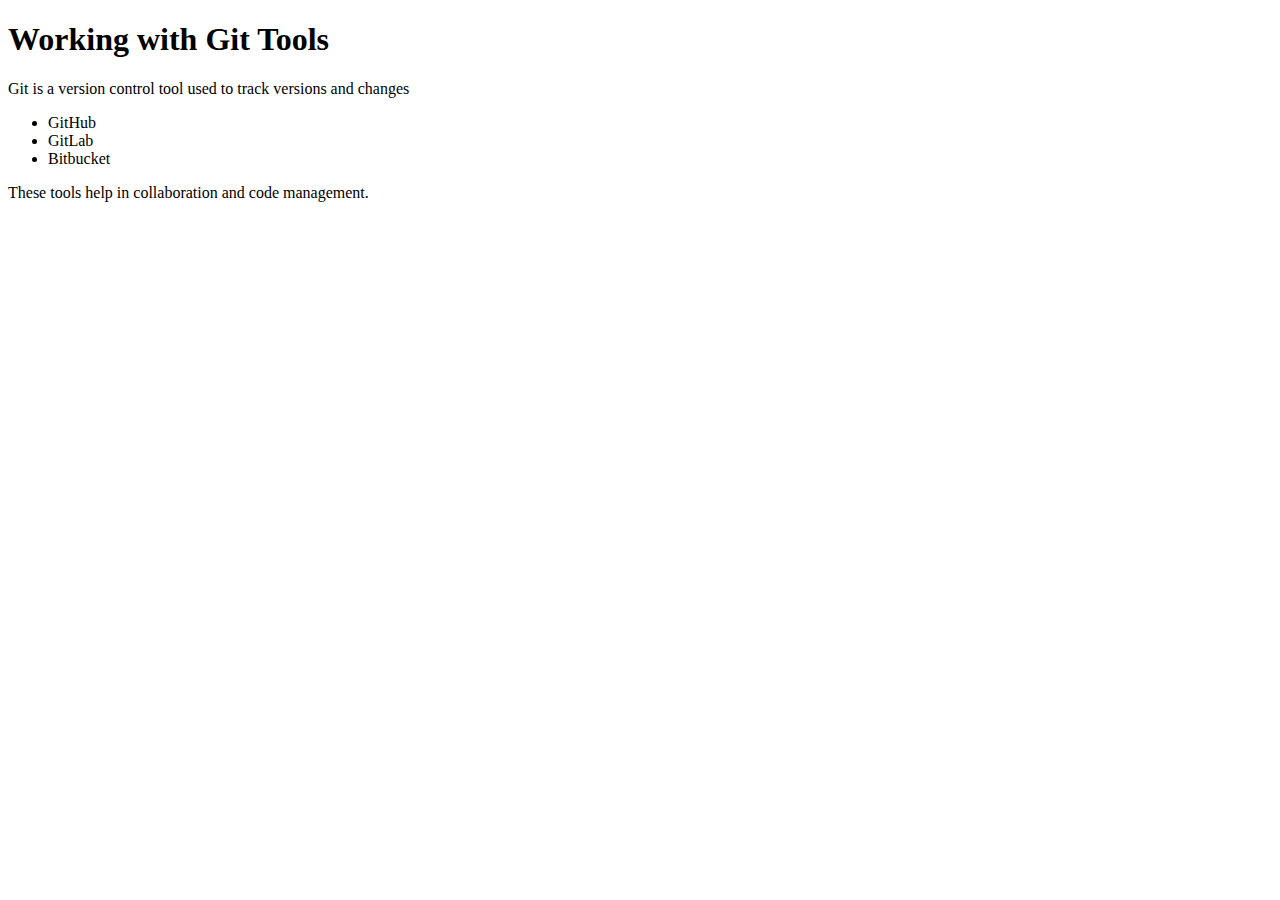
<file: index.html>
<!DOCTYPE html>
<html lang="en">
<head>
    <meta charset="UTF-8">
    <meta name="viewport" content="width=device-width, initial-scale=1.0">
    <title>Document</title>
</head>
<body>
    <h1> Working with Git Tools</h1>
    <p> Git is a version control tool used to track versions and changes </p>
    <ul>
        <li> GitHub </li>
        <li> GitLab </li>
        <li> Bitbucket </li>
    </ul>
    <p> These tools help in collaboration and code management. </p>
    
</body>
</html>
</file>
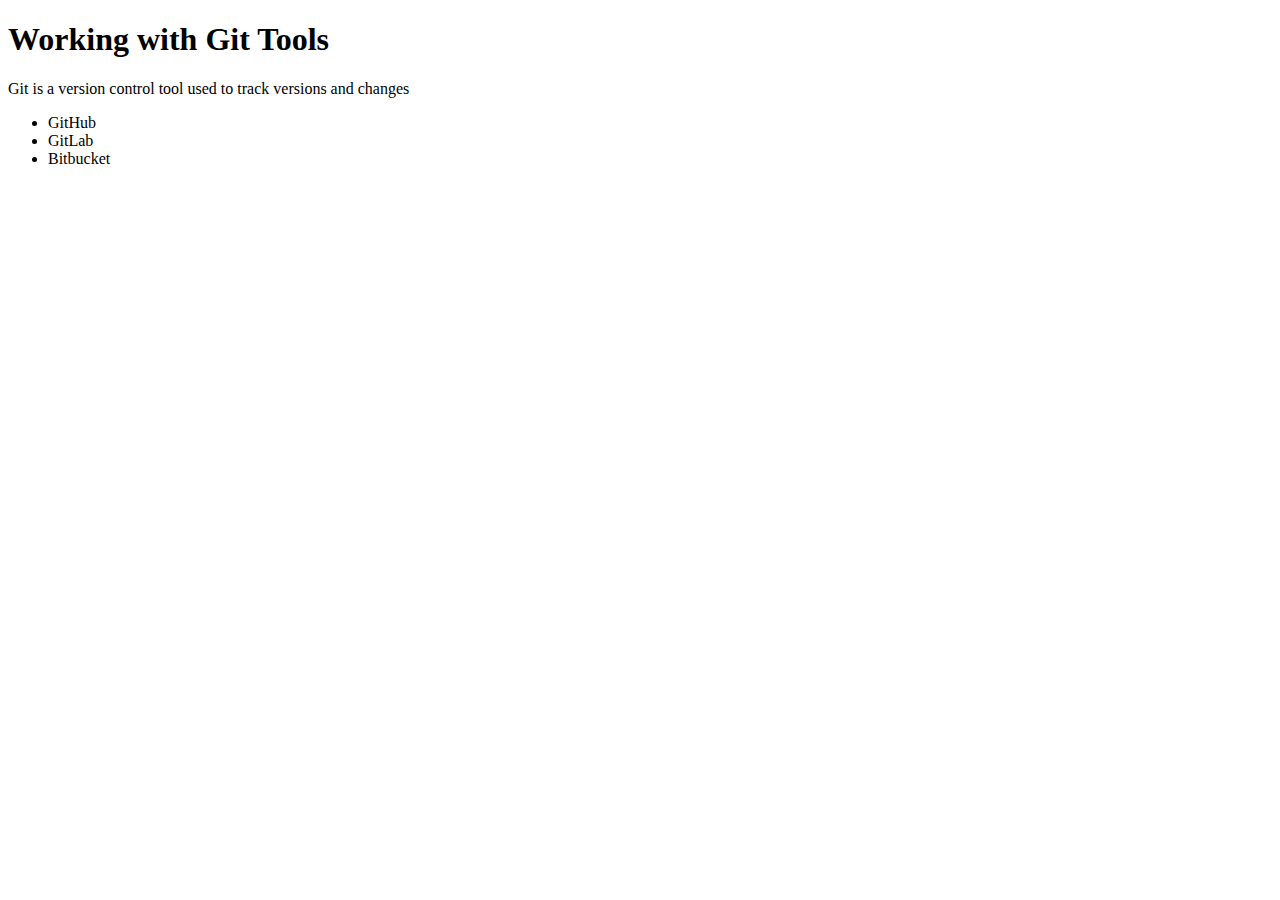
<file: Day 2/index.html>
<!DOCTYPE html>
<html lang="en">
<head>
    <meta charset="UTF-8">
    <meta name="viewport" content="width=device-width, initial-scale=1.0">
    <title>Document</title>
</head>
<body>
    <h1> Working with Git Tools</h1>
    <p> Git is a version control tool used to track versions and changes </p>
    <ul>
        <li> GitHub </li>
        <li> GitLab </li>
        <li> Bitbucket </li>
    </ul>
</body>
</html>
</file>
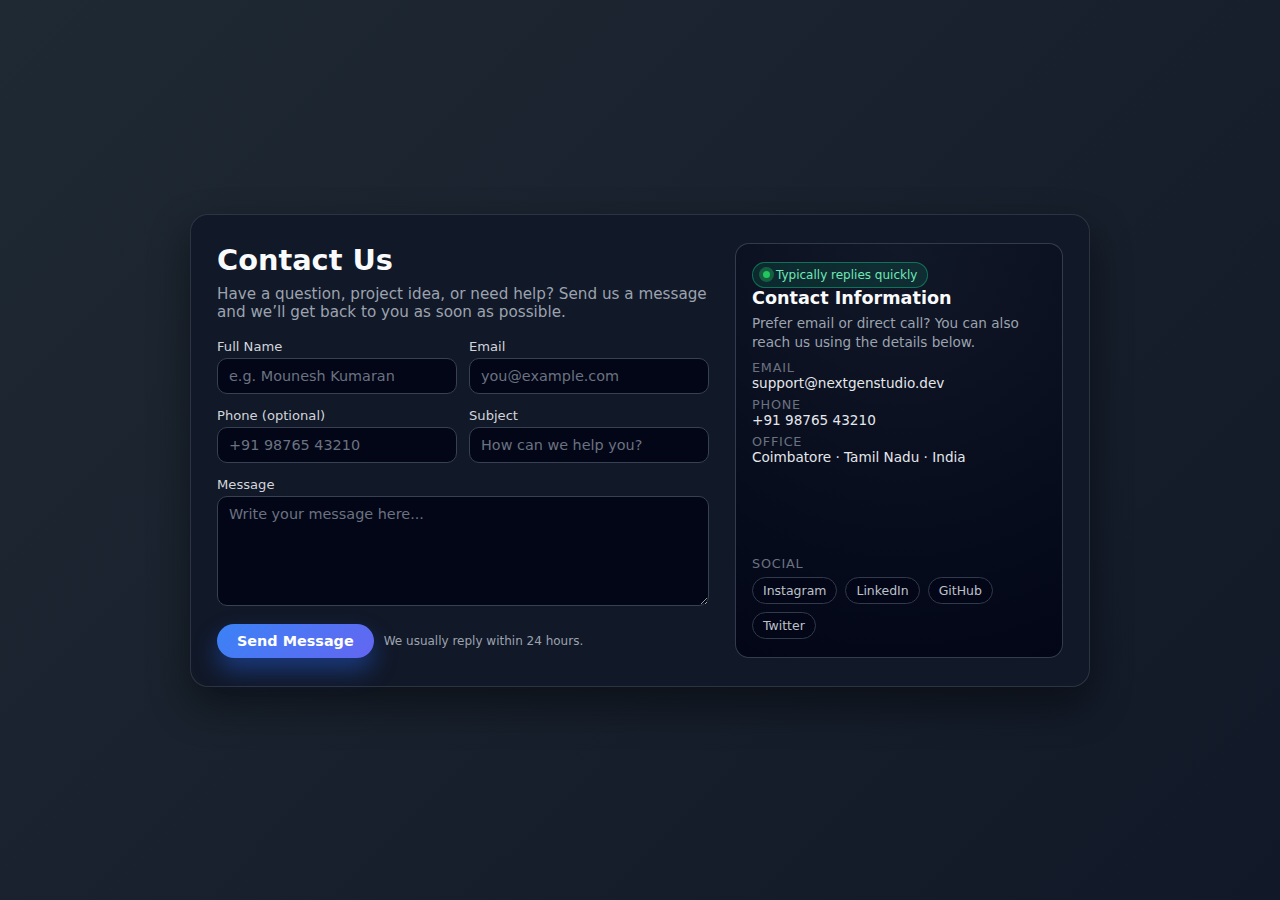
<file: contact.html>
<!DOCTYPE html>
<html lang="en">
<head>
  <meta charset="UTF-8" />
  <title>Contact Us</title>
  <meta name="viewport" content="width=device-width, initial-scale=1.0" />

  <style>
    * {
      box-sizing: border-box;
      margin: 0;
      padding: 0;
      font-family: system-ui, -apple-system, BlinkMacSystemFont, "Segoe UI",
        sans-serif;
    }

    body {
      min-height: 100vh;
      display: flex;
      justify-content: center;
      align-items: center;
      background: linear-gradient(135deg, #1f2933, #111827);
      color: #f9fafb;
      padding: 20px;
    }

    .container {
      background: #111827;
      border-radius: 18px;
      padding: 28px 26px;
      max-width: 900px;
      width: 100%;
      box-shadow: 0 18px 40px rgba(0, 0, 0, 0.45);
      border: 1px solid rgba(156, 163, 175, 0.2);
      display: grid;
      grid-template-columns: minmax(0, 3fr) minmax(0, 2fr);
      gap: 26px;
    }

    @media (max-width: 768px) {
      .container {
        grid-template-columns: 1fr;
      }
    }

    .left h1 {
      font-size: 1.8rem;
      margin-bottom: 8px;
    }

    .left p.subtitle {
      font-size: 0.95rem;
      color: #9ca3af;
      margin-bottom: 18px;
    }

    form {
      margin-top: 10px;
    }

    .field-group {
      margin-bottom: 14px;
    }

    .field-row {
      display: grid;
      grid-template-columns: repeat(2, minmax(0, 1fr));
      gap: 12px;
    }

    label {
      display: block;
      font-size: 0.82rem;
      color: #d1d5db;
      margin-bottom: 4px;
    }

    input,
    textarea {
      width: 100%;
      padding: 9px 11px;
      border-radius: 10px;
      border: 1px solid #374151;
      background: #020617;
      color: #f9fafb;
      font-size: 0.9rem;
      outline: none;
      transition: border 0.15s ease, box-shadow 0.15s ease,
        background 0.15s ease;
    }

    input::placeholder,
    textarea::placeholder {
      color: #6b7280;
    }

    input:focus,
    textarea:focus {
      border-color: #3b82f6;
      box-shadow: 0 0 0 1px rgba(59, 130, 246, 0.6);
      background: #020617;
    }

    textarea {
      resize: vertical;
      min-height: 110px;
      max-height: 220px;
    }

    .btn-row {
      margin-top: 6px;
      display: flex;
      align-items: center;
      gap: 10px;
      flex-wrap: wrap;
    }

    button {
      border: none;
      cursor: pointer;
      padding: 9px 20px;
      border-radius: 999px;
      font-size: 0.9rem;
      font-weight: 600;
      background: linear-gradient(135deg, #3b82f6, #6366f1);
      color: white;
      box-shadow: 0 12px 25px rgba(37, 99, 235, 0.45);
      transition: transform 0.12s ease, box-shadow 0.12s ease,
        filter 0.12s ease;
    }

    button:hover {
      transform: translateY(-1px);
      filter: brightness(1.05);
      box-shadow: 0 16px 30px rgba(37, 99, 235, 0.55);
    }

    button:active {
      transform: translateY(1px);
      box-shadow: 0 8px 18px rgba(37, 99, 235, 0.4);
    }

    .note {
      font-size: 0.75rem;
      color: #9ca3af;
    }

    .right {
      border-radius: 14px;
      border: 1px solid rgba(55, 65, 81, 0.9);
      background: radial-gradient(circle at top, #111827, #020617);
      padding: 18px 16px;
      display: flex;
      flex-direction: column;
      justify-content: space-between;
      gap: 15px;
    }

    .info-block h2 {
      font-size: 1.1rem;
      margin-bottom: 6px;
    }

    .info-block p {
      font-size: 0.85rem;
      color: #9ca3af;
      line-height: 1.4;
      margin-bottom: 8px;
    }

    .info-item {
      margin-bottom: 6px;
      font-size: 0.85rem;
    }

    .info-label {
      color: #6b7280;
      font-size: 0.8rem;
      text-transform: uppercase;
      letter-spacing: 0.06em;
    }

    .info-value {
      color: #e5e7eb;
      font-weight: 500;
    }

    .social-row {
      margin-top: 6px;
      display: flex;
      gap: 8px;
      flex-wrap: wrap;
    }

    .pill {
      font-size: 0.78rem;
      padding: 5px 10px;
      border-radius: 999px;
      border: 1px solid #374151;
      color: #d1d5db;
      background: #020617;
      opacity: 0.9;
    }

    .status-pill {
      display: inline-flex;
      align-items: center;
      gap: 6px;
      font-size: 0.75rem;
      padding: 5px 10px;
      border-radius: 999px;
      background: rgba(16, 185, 129, 0.14);
      color: #6ee7b7;
      border: 1px solid rgba(16, 185, 129, 0.5);
    }

    .status-dot {
      width: 7px;
      height: 7px;
      border-radius: 999px;
      background: #22c55e;
      box-shadow: 0 0 0 4px rgba(34, 197, 94, 0.35);
    }
  </style>
</head>
<body>
  <div class="container">
    <!-- Left: Contact Form -->
    <div class="left">
      <h1>Contact Us</h1>
      <p class="subtitle">
        Have a question, project idea, or need help? Send us a message and
        we’ll get back to you as soon as possible.
      </p>

      <form action="#" method="post">
        <div class="field-row">
          <div class="field-group">
            <label for="name">Full Name</label>
            <input
              type="text"
              id="name"
              name="name"
              placeholder="e.g. Mounesh Kumaran"
              required
            />
          </div>

          <div class="field-group">
            <label for="email">Email</label>
            <input
              type="email"
              id="email"
              name="email"
              placeholder="you@example.com"
              required
            />
          </div>
        </div>

        <div class="field-row">
          <div class="field-group">
            <label for="phone">Phone (optional)</label>
            <input
              type="tel"
              id="phone"
              name="phone"
              placeholder="+91 98765 43210"
            />
          </div>

          <div class="field-group">
            <label for="subject">Subject</label>
            <input
              type="text"
              id="subject"
              name="subject"
              placeholder="How can we help you?"
            />
          </div>
        </div>

        <div class="field-group">
          <label for="message">Message</label>
          <textarea
            id="message"
            name="message"
            placeholder="Write your message here..."
            required
          ></textarea>
        </div>

        <div class="btn-row">
          <button type="submit">Send Message</button>
          <span class="note">We usually reply within 24 hours.</span>
        </div>
      </form>
    </div>

    <!-- Right: Info Panel -->
    <div class="right">
      <div class="info-block">
        <div class="status-pill">
          <span class="status-dot"></span>
          Typically replies quickly
        </div>
        <h2>Contact Information</h2>
        <p>
          Prefer email or direct call? You can also reach us using the
          details below.
        </p>

        <div class="info-item">
          <div class="info-label">Email</div>
          <div class="info-value">support@nextgenstudio.dev</div>
        </div>

        <div class="info-item">
          <div class="info-label">Phone</div>
          <div class="info-value">+91 98765 43210</div>
        </div>

        <div class="info-item">
          <div class="info-label">Office</div>
          <div class="info-value">Coimbatore · Tamil Nadu · India</div>
        </div>
      </div>

      <div class="info-block">
        <div class="info-label">Social</div>
        <div class="social-row">
          <span class="pill">Instagram</span>
          <span class="pill">LinkedIn</span>
          <span class="pill">GitHub</span>
          <span class="pill">Twitter</span>
        </div>
      </div>
    </div>
  </div>
</body>
</html>
</file>
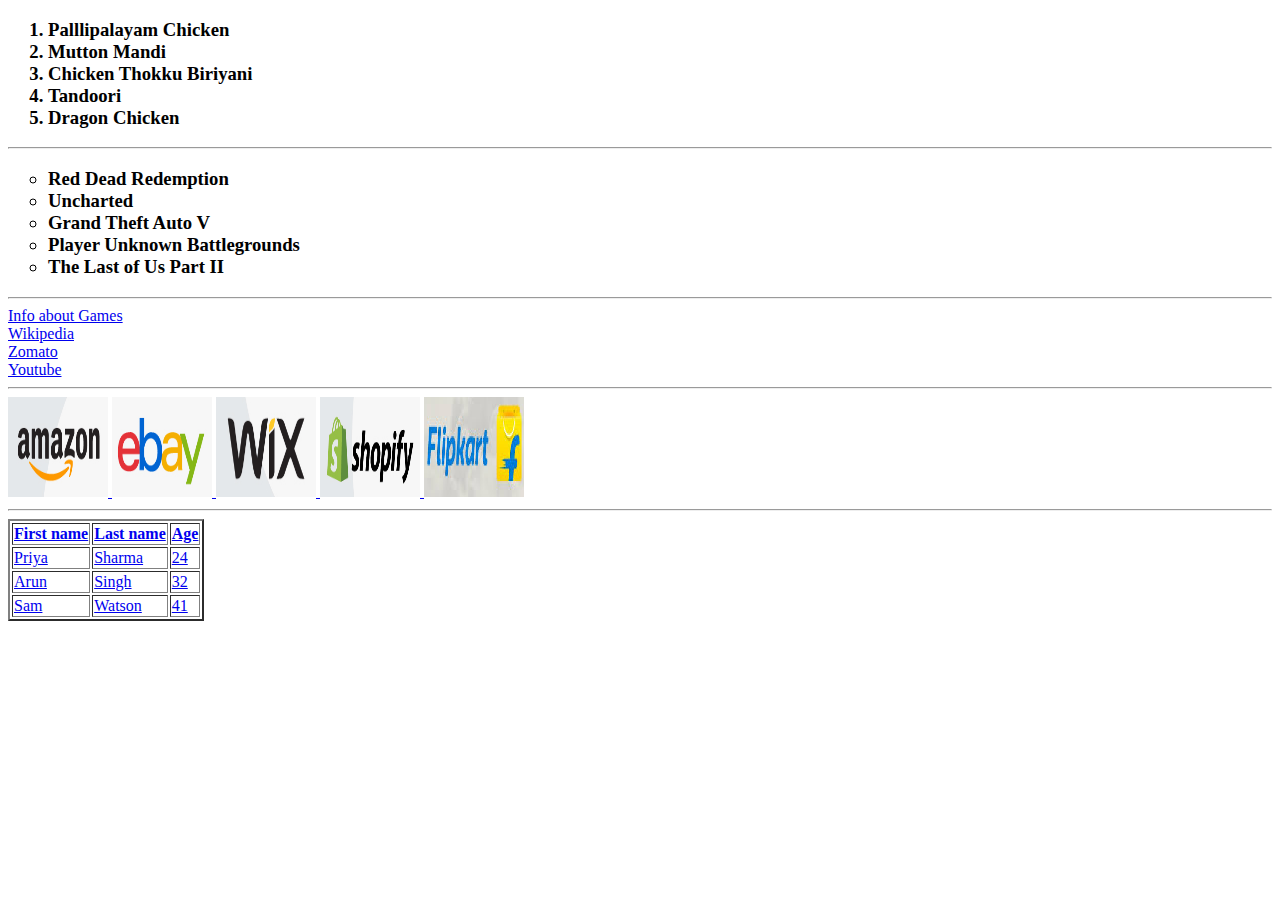
<file: Day 3/list.html>
<!DOCTYPE html>
<html lang="en">
<head>
    <meta charset="UTF-8">
    <meta name="viewport" content="width=device-width, initial-scale=1.0">
    <title>Working with HTML Lists</title>
</head>
<body>
    <ol type = "1">
        <h3>
            <li> Palllipalayam Chicken </li>
            <li> Mutton Mandi</li>
            <li> Chicken Thokku Biriyani </li>
            <li> Tandoori </li>
            <li> Dragon Chicken</li>
        </h3>
    </ol>
    <hr>
    <ul type = "circle">
        <h3>
            <li> Red Dead Redemption</li>
            <li> Uncharted </li>
            <li> Grand Theft Auto V</li>
            <li> Player Unknown Battlegrounds</li>
            <li> The Last of Us Part II</li>

        </h3>
    </ul>
    <hr>
    <a href= "https://store.steampowered.com/"> Info about Games </a><br>
    <a href = https://www.wikipedia.org> Wikipedia </a><br>
    <a href = https:www.zomato.com> Zomato </a><br>
    <a href = https:www.Youtube.com> Youtube </a>
    <hr>
    <a href = "https://www.amazon.com"><img src = "./img/amazon.png" height =100 width = 100</a> 
    <a href = "https://www.ebay.com"><img src = "./img/ebay.png" height =100 width = 100 </a>
    <a href = "https://www.flipkart.com"><img src = "./img/wix.png" height =100 width = 100 </a>
    <a href = "https://www.shopify.com"><img src = "./img/shopify.png" height =100 width = 100 </a>
    <a href = "https://www.flipkart.com"><img src = "./img/fkp.png" height =100 width = 100 </a>
<hr>
    <table border = 2px>
        <tr>
            <th> First name </th>
            <th> Last name </th>
            <th> Age</th>
        </tr>
        <tr>
            <td> Priya</td>
            <td> Sharma</td>
            <td> 24</td>
        </tr>
        <tr>
            <td> Arun </td>
            <td> Singh </td>
            <td> 32 </td>
        </tr>
        <tr>
            <td>Sam </td>
            <td> Watson</td>
            <td> 41</td>
        </tr>
    </table>


    
</body>
</html>
</file>
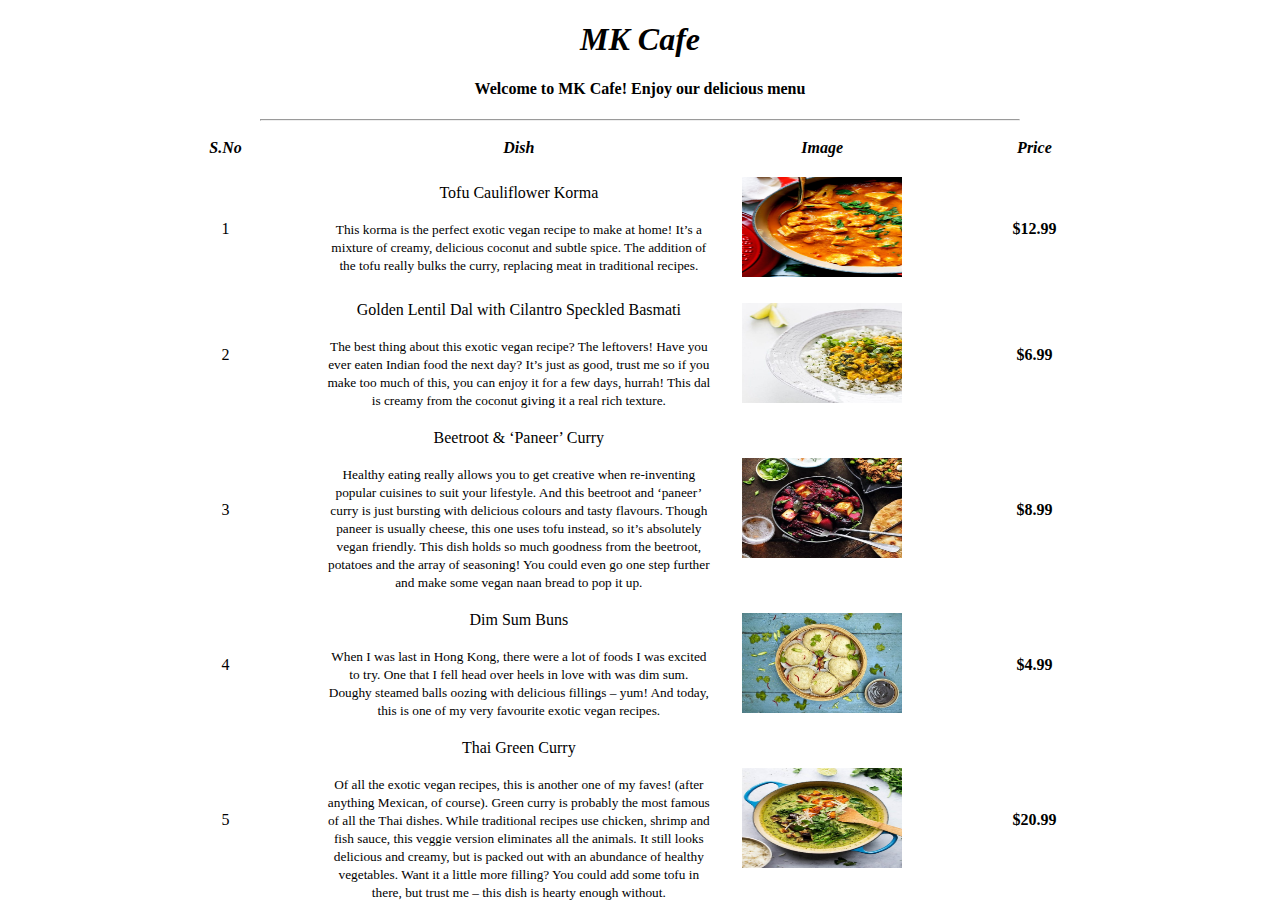
<file: Day 3/restaurant.html>
<!DOCTYPE html>
<html lang="en">
<head>
    <meta charset="UTF-8">
    <meta name="viewport" content="width=device-width, initial-scale=1.0">
    <title>Restaurant Menu</title>
</head>
<body>

    <center>
        <h1><i>MK Cafe</i></h1>
        <h4>Welcome to MK Cafe! Enjoy our delicious menu </h4>
        <hr width="60%">
    </center>

    <table width="80%" align="center" cellspacing="0" cellpadding="10">
        <tr>
            <th><i>S.No</i></th>
            <th><i>Dish</i></th>
            <th><i>Image</i></th>
            <th><i>Price</i></th>
        </tr>

        <tr align="center">
            <td>1</td>
            <td width="40%">
                Tofu Cauliflower Korma <br><br>
                <small>
                    This korma is the perfect exotic vegan recipe to make at home! 
                    It’s a mixture of creamy, delicious coconut and subtle spice. 
                    The addition of the tofu really bulks the curry, replacing meat in traditional recipes.
                </small>
            </td>
            <td width="20%">
                <img src="./img/tofu.jpg" height="100" width="160" alt="Tofu Dish">
            </td>
            <td><b>$12.99</b></td>
        </tr>
        <tr align="center">
            <td>2</td>
            <td width="40%">
                Golden Lentil Dal with Cilantro Speckled Basmati <br><br>
                <small>
                    The best thing about this exotic vegan recipe? The leftovers! 
                    Have you ever eaten Indian food the next day? It’s just as good, trust me so if you make too much of this, you can enjoy it for a few days, hurrah! 
                    This dal is creamy from the coconut giving it a real rich texture.
                </small>
            </td>
            <td width="20%">
                <img src="./img/dal.jpg" height="100" width="160" alt="dal">
            </td>
            <td><b>$6.99</b></td>
        </tr>
        <tr align="center">
            <td>3</td>
            <td width="40%">
                Beetroot & ‘Paneer’ Curry<br><br>
                <small>
                    Healthy eating really allows you to get creative when re-inventing popular cuisines to suit your lifestyle. 
                    And this beetroot and ‘paneer’ curry is just bursting with delicious colours and tasty flavours. 
                    Though paneer is usually cheese, this one uses tofu instead, so it’s absolutely vegan friendly. 
                    This dish holds so much goodness from the beetroot, potatoes and the array of seasoning! You could even go one step further and make some vegan naan bread to pop it up.
                </small>
            </td>
            <td width="20%">
                <img src="./img/beetroot.jpg" height="100" width="160" alt="Beetroot Dish">
            </td>
            <td><b>$8.99</b></td>
        </tr>
        <tr align="center">
            <td>4</td>
            <td width="40%">
                Dim Sum Buns<br><br>
                <small>
                    When I was last in Hong Kong, there were a lot of foods I was excited to try. 
                    One that I fell head over heels in love with was dim sum. Doughy steamed balls oozing with delicious fillings – yum! 
                    And today, this is one of my very favourite exotic vegan recipes.
                </small>
            </td>
            <td width="20%">
                <img src="./img/dmsums.jpg" height="100" width="160" alt="Dimsums">
            </td>
            <td><b>$4.99</b></td>
        </tr>
    <tr align="center">
                <td>5</td>
                <td width="40%">
                    Thai Green Curry<br><br>
                    <small>
                        Of all the exotic vegan recipes, this is another one of my faves! (after anything Mexican, of course). 
                        Green curry is probably the most famous of all the Thai dishes. 
                        While traditional recipes use chicken, shrimp and fish sauce, this veggie version eliminates all the animals.  
                        It still looks delicious and creamy, but is packed out with an abundance of healthy vegetables. 
                        Want it a little more filling? You could add some tofu in there, but trust me –  this dish is hearty enough without.
                    </small>
                </td>
                <td width="20%">
                    <img src="./img/tgc.jpg" height="100" width="160" alt="Thai Green Curry">
                </td>
                <td><b>$20.99</b></td>
            </tr>
        </table>

</body>
</html>
</file>
